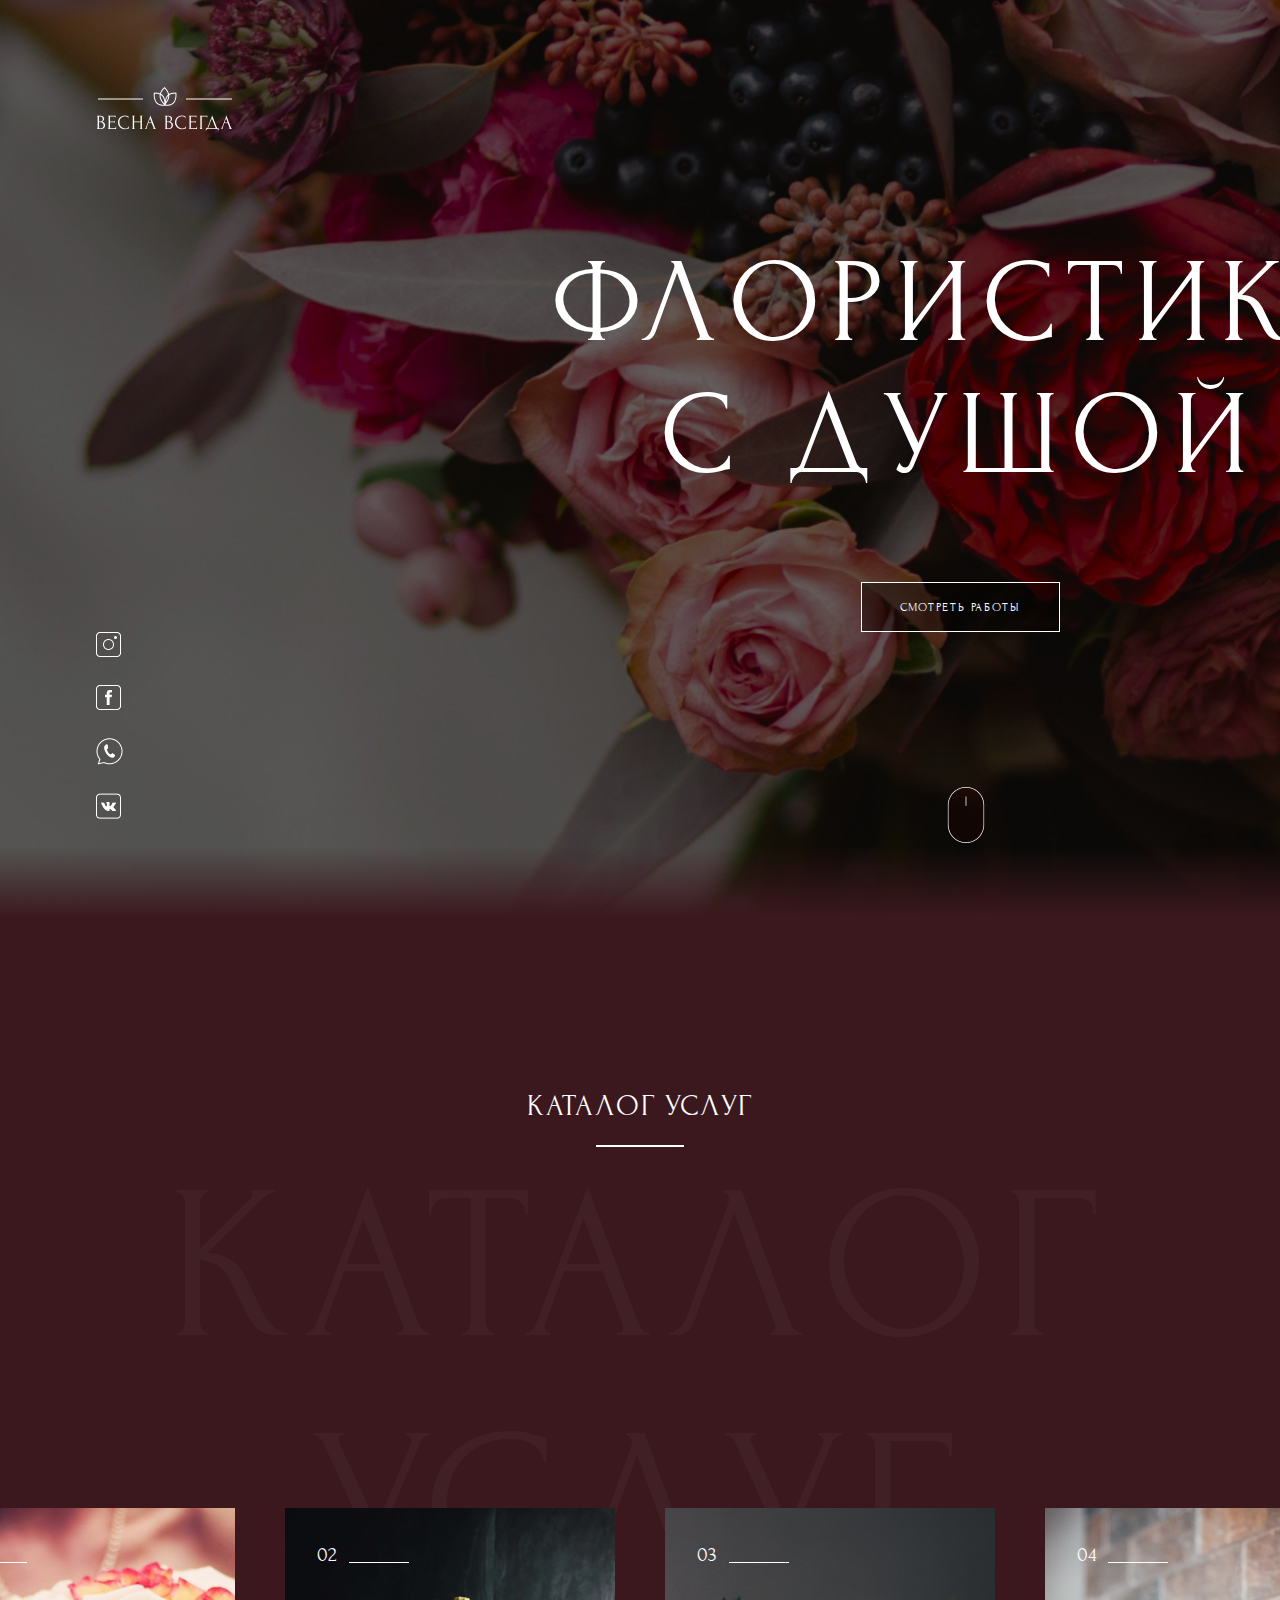
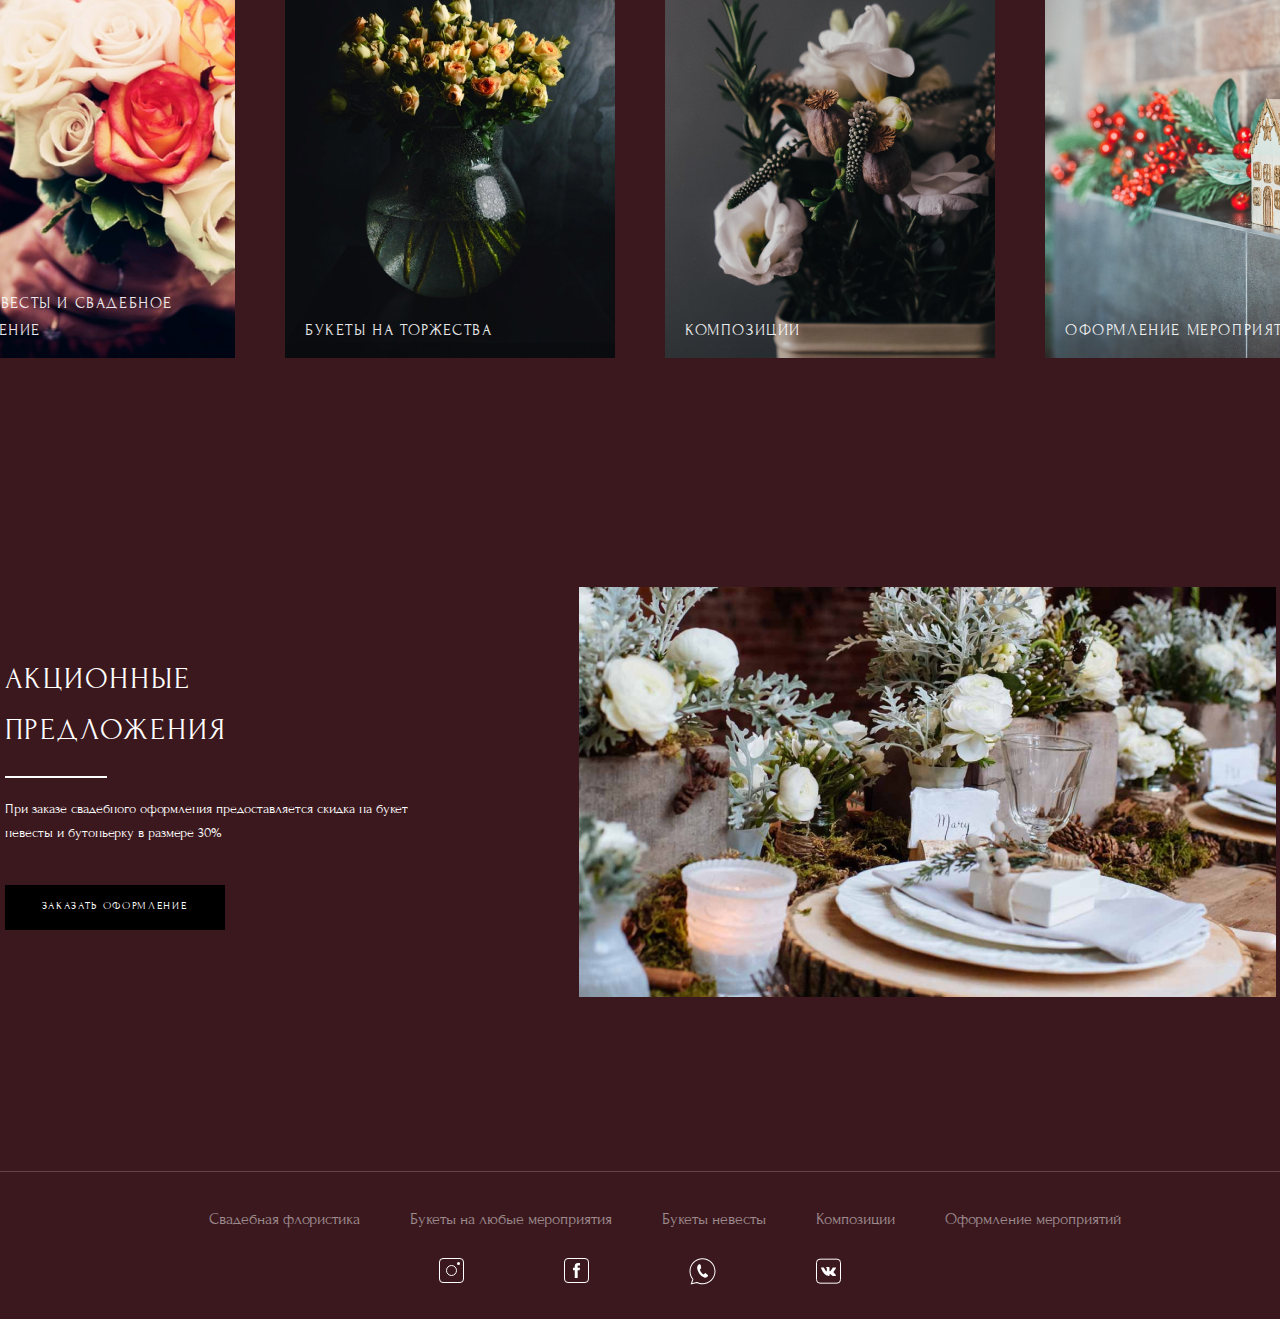
<file: index.html>
<!DOCTYPE html>
<html lang="ru">
  <head>
    <meta charset="UTF-8" />
    <meta name="viewport" content="width=device-width, initial-scale=1.0" />
    <meta http-equiv="X-UA-Compatible" content="ie=edge" />
    <title>Florist</title>
    <link rel="stylesheet" href="./css/style.css" />
  </head>
  <body>
    <div id="header_wrapper">
      <header id="header">
        <div id="logo">
          <a href="#"><img src="./img/logo.png" alt="logo" /></a>
        </div>
        <div id="menu">
          <a href="#"><img src="./img/menu.png" alt="menu" /></a>
        </div>
    </header>

      <div id="slider_text">ФЛОРИСТИКА С ДУШОЙ</div>
      <div id="watch-projects-wrapper">
        <a href="/second-page.html">
          <button id="watch_projects">Смотреть работы</button>
          <button id="watch">Смотреть</button>
        </a>
      </div>
      <div id="three_elements">
        <div id="social_buttonts">
          <div id="social_icon">
            <img src="./img/social/inst.png" alt="instagram" />
          </div>
          <div id="social_icon">
            <img src="./img/social/fb.png" alt="facebook" />
          </div>
          <div id="social_icon">
            <img src="./img/social/whatsapp.png" alt="whatsapp" />
          </div>
          <div id="social_icon">
            <img src="./img/social/vk.png" alt="vk" />
          </div>
        </div>
        <div id="centr_button">
          <img src="./img/slider-button.png" alt="slider-button" />
        </div>
        <div id="watch_catalog">смотреть каталог</div>
      </div>
      <div id="gradient"></div>
    </div>
    <div id="wrapper">
      <div id="catalog">
        <div id="service-catalog">каталог услуг</div>
        <p class="underline"></p>
        <div id="service-catalog-bg">каталог услуг</div>

        <div class="catalog-items-wrapper">
          <div class="catalog-item">
            <a href="/second-page.html">
              <div class="catalog-item-img">
                <img src="./img/main-page/catalog1.jpg" alt="" />
              </div>
              <div class="catalog-item-article mouse-off">
                <div class="item-article-header">
                  <p>01</p>
                  <p></p>
                </div>
                <div class="item-article-footer">
                  <p>букет невесты и свадебное оформление</p>
                </div>
              </div>
            </a>
          </div>

          <div class="catalog-item">
            <a href="/second-page.html">
              <div class="catalog-item-img">
                <img src="./img/main-page/catalog2.jpg" alt="" />
              </div>
              <div class="catalog-item-article mouse-off">
                <div class="item-article-header">
                  <p>02</p>
                  <p></p>
                </div>
                <div class="item-article-footer">
                  <p>букеты на торжества</p>
                </div>
              </div>
            </a>
          </div>
          <div class="catalog-item">
            <a href="/second-page.html">
              <div class="catalog-item-img">
                <img src="./img/main-page/catalog3.png" alt="" />
              </div>
              <div class="catalog-item-article mouse-off">
                <div class="item-article-header">
                  <p>03</p>
                  <p></p>
                </div>
                <div class="item-article-footer">
                  <p>композиции</p>
                </div>
              </div>
            </a>
          </div>
          <div class="catalog-item">
            <a href="./second-page.html">
              <div class="catalog-item-img">
                <img src="./img/main-page/catalog4.png" alt="" />
              </div>
              <div class="catalog-item-article mouse-off">
                <div class="item-article-header">
                  <p>04</p>
                  <p></p>
                </div>
                <div class="item-article-footer">
                  <p>оформление мероприятий</p>
                </div>
              </div>
            </a>
          </div>
        </div>

        <div class="special-offer">
          <div class="offer-wrapper">
            <div class="special-offer__article">
              <div class="offer-title">
                <p>акционные предложения</p>
                <p class="offer-line"></p>
              </div>
              <div class="offer-description">
                <p>
                  При заказе свадебного оформления предоставляется скидка на
                  букет невесты и бутоньерку в размере 30%
                </p>
              </div>
              <div class="offer-link">
                <a href="#"><p>заказать оформление</p></a>
              </div>
            </div>
            <div>
              <img src="./img/main-page/special-offer.jpg" alt="" />
            </div>
          </div>
        </div>

        <footer class="main-footer">
          <div class="main-footer-items">
            <div class="footer-item">
              <a href="#">
                <p>Cвадебная флористика</p>
              </a>
            </div>
            <div class="footer-item">
              <a href="/second-page.html">
                <p>Букеты на любые мероприятия</p>
              </a>
            </div>
            <div class="footer-item">
              <a href="/second-page.html">
                <p>Букеты невесты</p>
              </a>
            </div>
            <div class="footer-item">
              <a href="/second-page.html">
                <p>Композиции</p>
              </a>
            </div>
            <div class="footer-item">
              <a href="/second-page.html">
                <p>Оформление мероприятий</p>
              </a>
            </div>
          </div>
          <div class="main-footer-social">
            <div class="social-items flex">
              <div class="social-item">
                <img src="./img/footer/inst.svg" alt=""/>
              </div>
              <div class="social-item">
                <img src="./img/footer/fb.svg" alt=""/>
              </div>
              <div class="social-item">
                <img src="./img/footer/whatsapp.svg" alt=""/>
              </div>
              <div class="social-item">
                <img src="./img/footer/vk.svg" alt=""/>
              </div>
            </div>
          </div>
        </footer>
      </div>
    </div>
  </body>
</html>
</file>
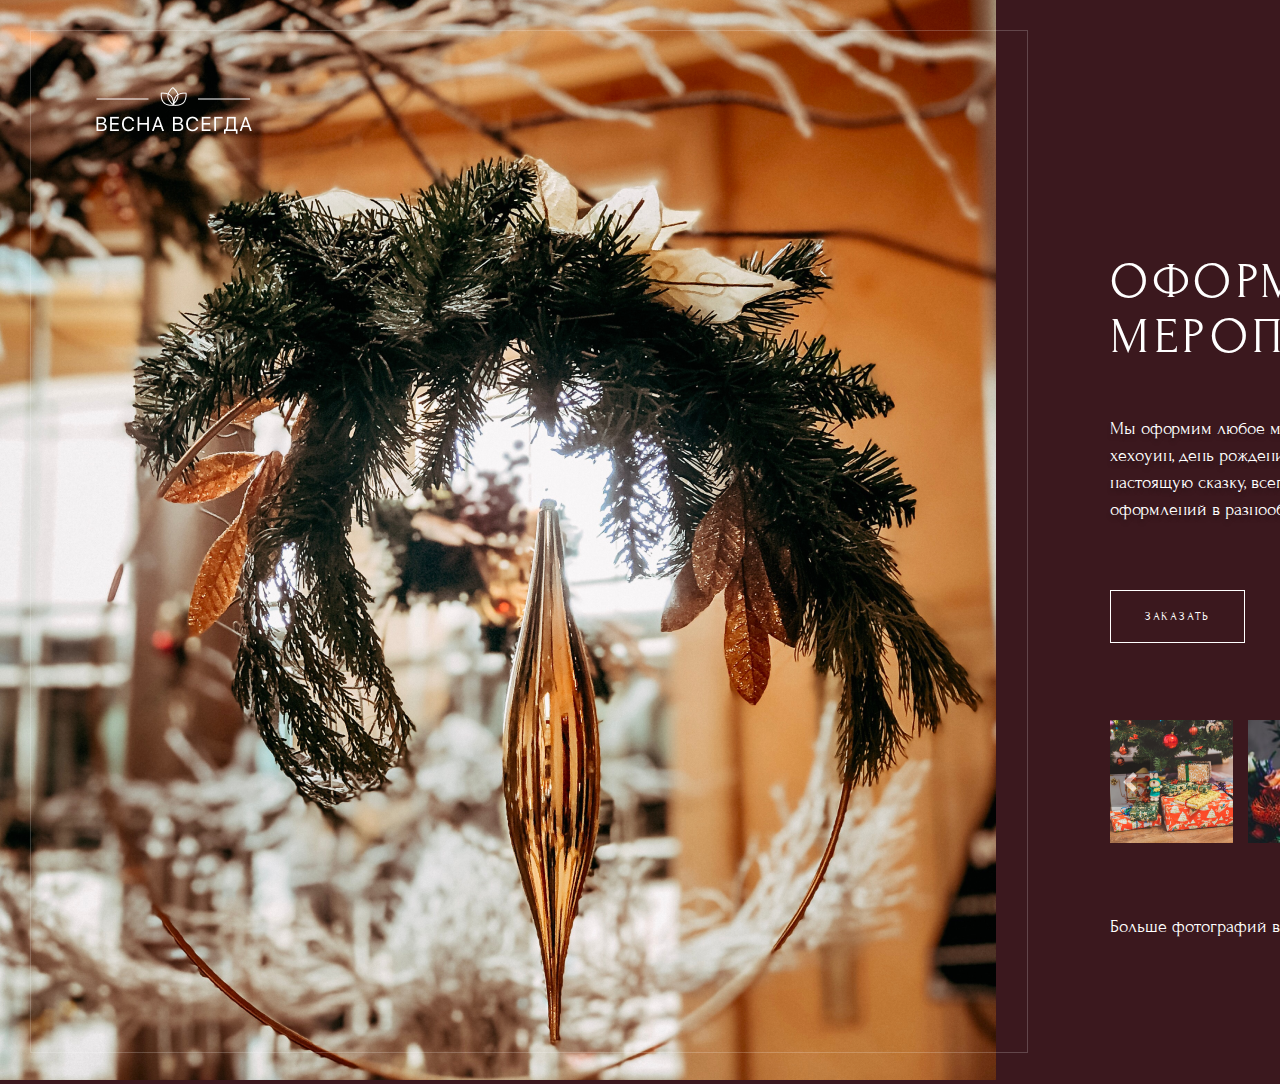
<file: second-page.html>
<!DOCTYPE html>
<html lang="ru">
  <head>
    <meta charset="UTF-8" />
    <meta name="viewport" content="width=device-width, initial-scale=1.0" />
    <meta http-equiv="X-UA-Compatible" content="ie=edge" />
    <title>Оформление мероприятий</title>
    <link rel="stylesheet" href="./css/style.css" />
    <link rel="stylesheet" href="./css/second-page.css" />
    <link rel="stylesheet" href="./css/slider.css" />    
  </head>
  <body>
    <div class="wrap-menu-page">
      <div class="photo">
        <div class="photo-logo">
          <a href="/index.html">
            <img src="./img/second-page/main-logo.png" alt="" />
          </a>
        </div>
        <div class="photo-img">
          <img src="./img/second-page/photo-second-page.png" alt="" />
        </div>
      </div>

      <div class="menu-page">
        <header class="menu-page-header">
          <div class="header-menu">
            <a href="#"
              ><img src="./img/second-page/menu-page-menu-btn.png" alt=""
            /></a>
          </div>
        </header>
        <div class="menu-page-article">
          <div class="menu-page-article-title">
            <p>оформление мероприятий</p>
          </div>
          <div class="menu-page-article-description">
            <p>
              Мы оформим любое мероприятие в выбранном вами стиле.
              Рождественские, хехоуин, день рождение или любое другое
              мероприятие могут превратиться в настоящую сказку, всего лишь
              благодаря оформлению. Полную коллекцию оформлений в разнообразных
              стилях вы можете посмотреть в нашем инстаграмме.
            </p>
          </div>
          <div class="menu-page-article-link">
            <a href="#">
              <p class="btn-order">ЗАКАЗАТЬ</p>
            </a>
          </div>
          <div class="menu-page-slider">
            <div class="slider">
              <div class="slider__wrapper">
                <div class="slider__item">
                  <div style="height: 123px;">
                    <img
                      src="./img/second-page/slider1.png"
                      alt=""
                    />
                  </div>
                </div>
                <div class="slider__item">
                  <div style="height: 123px;">
                    <img
                      src="./img/second-page/slider2.png"
                      alt=""
                    />
                  </div>
                </div>
                <div class="slider__item">
                  <div style="height: 123px;">
                    <img
                      src="./img/second-page/slider3.png"
                      alt=""
                    />
                  </div>
                </div>
                <div class="slider__item">
                  <div style="height: 123px;">
                    <img
                      src="./img/second-page/slider4.png"
                      alt=""
                    />
                  </div>
                </div>
                <div class="slider__item">
                  <div style="height: 123px;">
                    <img
                      src="./img/second-page/slider5.png"
                      alt=""
                    />
                  </div>
                </div>
              </div>
              <a
                class="slider__control slider__control_left"
                href="#"
                role="button"
              ></a>
              <a
                class="slider__control slider__control_right slider__control_show"
                href="#"
                role="button"
              ></a>
            </div>
          </div>
          <footer class="menu-page-footer">
            <div class="more-photo-insta">
              <p class="more-photo">Больше фотографий в профиле</p>
              <div class="social-insta">
                <img src="/img/second-page/inst.svg" alt="" />
              </div>
            </div>
          </footer>
        </div>
      </div>
      <script src="./js/slider.js"></script>
    </div>
  </body>
</html>
</file>
<file: css/style.css>
@font-face {
  font-family: "Forum";
  font-style: normal;
  font-weight: 400;
  src: url("../fonts/forum-v10-latin_cyrillic-regular.eot"); /* IE9 Compat Modes */
  src: local("Forum"),
    url("../fonts/forum-v10-latin_cyrillic-regular.eot?#iefix")
      format("embedded-opentype"),
    /* IE6-IE8 */ url("../fonts/forum-v10-latin_cyrillic-regular.woff2")
      format("woff2"),
    /* Super Modern Browsers */
      url("../fonts/forum-v10-latin_cyrillic-regular.woff") format("woff"),
    /* Modern Browsers */ url("../fonts/forum-v10-latin_cyrillic-regular.ttf")
      format("truetype"),
    /* Safari, Android, iOS */
      url("../fonts/forum-v10-latin_cyrillic-regular.svg#Forum") format("svg"); /* Legacy iOS */
}

body {
  font-family: "Forum";
  font-style: normal;
  font-size: 16px;
  font-weight: normal;
  line-height: 1, 2;
  color: #ffffff;
  background-color: #3b181e;
  max-width: 1920px;
  margin: 0 auto;
}

p {
  margin: 0;
}

#wrapper {
  max-width: 1815px;
  margin: 0 auto;
}

#header_wrapper {
  background-image: url(../img/bg.jpg);
  width: 1920px;
  height: 920px;
  margin: 0 auto;
  display: flex;
  flex-direction: column;
}
header {
  display: flex;
  justify-content: space-between;
}

#catalog {
  height: 900px;
  margin: 0 auto;
}

#logo {
  margin-left: 96px;
  padding-top: 87px;
}

#menu {
  margin-right: 90px;
  padding-top: 87px;
  align-content: space-between;
}

#menu :hover {
  -webkit-filter: invert(30%);
}

#slider_text {
  margin: 0 auto;
  margin-top: 100px;
  margin-bottom: 80px;
  font-size: 120px;
  line-height: 132px;
  text-align: center;
  letter-spacing: 0.09em;
  text-transform: uppercase;
  width: 818px;
  height: 264px;
}

#watch-projects-wrapper {
  margin: 0 auto;
}

#watch-projects-wrapper a {
  text-decoration: none;
}

#watch_projects {
  font-family: "Forum";
  font-style: normal;
  width: 199px;
  height: 50px;
  background: rgba(0, 0, 0, 0.4);
  border: 1px solid #ffffff;
  box-sizing: border-box;
  margin: 0 auto;
  font-size: 12px;
  line-height: 13px;
  text-align: center;
  letter-spacing: 0.15em;
  text-transform: uppercase;
  color: #ffffff;
}

#watch {
  display: none;
  font-family: "Forum";
  font-size: 12px;
  line-height: 13px;
  text-align: center;
  text-transform: uppercase;
  letter-spacing: 0.15em;
  color: #000000;
  background-color: white;
  border: 1px solid white;
  padding: 19px 22px;
  text-decoration: none;
}

#watch-projects-wrapper:hover #watch_projects {
  display: none;
}
#watch-projects-wrapper:hover #watch {
  display: block;
}

#three_elements {
  display: flex;
  justify-content: space-between;
  margin-left: 96px;
  margin-right: 90px;
}

#social_icon {
  margin-bottom: 24px;
}

#social_icon:hover {
  -webkit-filter: invert(100%);
}

#watch_catalog {
  writing-mode: tb-rl;
  font-size: 20px;
  line-height: 22px;
  letter-spacing: 0.06em;
}

#centr_button {
  align-self: flex-end;
}

#gradient {
  width: 1920px;
  height: 75px;
  background: linear-gradient(0deg, #3b181e 3.33%, rgba(59, 24, 30, 0) 100%);
}

#service-catalog {
  font-size: 30px;
  line-height: 33px;
  letter-spacing: 0.06em;
  text-transform: uppercase;
  margin-top: 170px;
  text-align: center;
  margin-bottom: 22px;
}

#service-catalog-bg {
  position: relative;
  font-size: 220px;
  line-height: 243px;
  text-align: center;
  letter-spacing: 0.06em;
  text-transform: uppercase;
  opacity: 0.03;
}

.underline {
  margin: 0 auto;
  border: 1px solid #ffffff;
  width: 85.5px;
}

.catalog-items-wrapper {
  position: relative;
  top: -125px;
  display: flex;
  justify-content: center;
}

.catalog-item {
  margin-left: 50px;
  position: relative;
}

.catalog-item a {
  text-decoration: none;
  color: #ffffff;
}

.catalog-item:first-child {
  margin-left: 0px;
}

.mouse-off {
  display: flex;
  flex-wrap: wrap;
  flex-direction: column;
  justify-content: space-between;
  height: 400px;
  position: absolute;
  top: 36px;
  left: 20px;
}

.item-article-header {
  display: flex;
}

.item-article-header p:first-child {
  font-size: 20px;
  line-height: 22px;
  margin-left: 12px;
}

.item-article-header p:last-child {
  align-self: flex-end;
  width: 60px;
  margin-bottom: 3px;
  margin-left: 12px;
  height: 1px;
  background-color: white;
}

.item-article-footer {
  align-self: flex-end;
}

.item-article-footer p {
  font-size: 16px;
  line-height: 170%;
  letter-spacing: 0.1em;
  text-transform: uppercase;
  color: #ffffff;
  opacity: 0.9;
}

.special-offer {
  padding-top: 100px;
  padding-bottom: 170px;
}

.offer-wrapper {
  display: flex;
  justify-content: center;
}

.special-offer__article {
  display: flex;
  width: 410px;
  max-height: 410px;
  height: 500px;
  justify-content: center;
  margin-right: 164px;
  flex-direction: column;
}

.offer-title p {
  font-style: normal;
  font-weight: normal;
  font-size: 30px;
  line-height: 170%;
  letter-spacing: 0.06em;
  text-transform: uppercase;
  color: #ffffff;
}

.offer-line {
  margin-top: 20px;
  margin-bottom: 20px;
  border: 1px solid #ffffff;
  width: 100px;
}

.offer-description p {
  font-size: 14px;
  line-height: 170%;
}

.offer-link {
  font-size: 11px;
  line-height: 12px;
  letter-spacing: 0.15em;
  width: 220px;
  height: 30px;
  background: #010001;
  margin-top: 40px;
  text-align: center;
  padding-top: 15px;
  text-transform: uppercase;
}

.offer-link a {
  text-decoration: none;
  color: white;
}

.offer-link:hover {
  background-color: white;
}

.offer-link a:hover {
  color: #000000;
}

.main-footer {
  background-color: #3b181e;
  height: 120px;
  max-width: 1920px;
  max-height: 120px;
  width: 100%;
  padding-top: 20px;
  border-top: 1px solid rgba(255, 255, 255, 0.2);
}

.main-footer-items {
  justify-content: center;
  display: flex;
}

.footer-item {
  margin-left: 50px;
}

.footer-item a {
  text-decoration: none;
  margin-left: 50px;
}

.footer-item p {
  text-transform: none;
  font-size: 16px;
  line-height: 18px;
  color: rgba(255, 255, 255, 0.5);
}

.footer-item p:hover {
  color: white;
}

.main-footer-social {
  justify-content: center;
  display: flex;
}

.social-items {
  justify-content: center;
  display: flex;
}

.social-item {
  margin: 30px 50px;
}

.social-item:hover {
  -webkit-filter: invert(100%);
}
</file>
<file: css/second-page.css>
.wrap-menu-page {
    display: flex;
    max-width: 1920px;
    width: 100%;
    flex-direction: row;
    flex-wrap: nowrap;
  }
  
  .menu-page {
    display: flex;
    max-width: 924px;
    min-width: 750px;
    width: 100%;
    height: 1081px;
    flex-shrink: 10;
    flex-direction: column;
  }
  
  .photo {
    width: 996px;
    height: 1081px;
    position: relative;
  }
  
  .photo-logo {
    z-index: 3;
    position: absolute;
    left: 95px;
    top: 87px;
    content: "";
  }
  
  .photo-img:after {
    position: absolute;
    top: 30px;
    left: 30px;
    content: "";
    width: 996px;
    height: 1021px;
    border: 1px solid rgba(255, 255, 255, 0.2);
  }
  .menu-page-header {
    align-self: flex-end;
    margin-right: 85px;
    margin-top: 75px;
  }
  
  .menu-page-article {
    width: 465px;
    height: 110px;
    margin-left: 114px;
  }
  .menu-page-article-title {
    margin-top: 100px;
  }
  .menu-page-article-title p {
    font-size: 50px;
    line-height: 55px;
    letter-spacing: 0.09em;
    text-transform: uppercase;
  }
  
  .menu-page-article-description {
    width: 635px;
    height: 110px;
    margin-top: 50px;
  }
  .menu-page-article-description p {
    text-transform: initial;
    font-family: Forum;
    font-style: normal;
    font-weight: normal;
    font-size: 18px;
    line-height: 150%;
    color: #ffffff;
    text-shadow: 0px 4px 4px rgba(0, 0, 0, 0.25);
  }
  
  .menu-page-article-link {
    width: 135px;
    height: 50px;
    margin-top: 65px;
  }
  
  .menu-page-article-link a {
    text-decoration: none;
  }
  
  .btn-order {
    font-size: 12px;
    line-height: 13px;
    text-align: center;
    letter-spacing: 0.15em;
    color: #ffffff;
    border: 1px solid white;
    padding: 19px 30px;
  }
  
  .btn-order:hover {
    background-color: white;
    color: #000000;
  }
  
  .menu-page-slider {
    width: 552px;
    height: 123px;
    margin-top: 80px;
  }
  
   
  .menu-page-footer {
    margin-top: 70px;
    margin-right: 95px;
  }
  
  .more-photo-insta {
    display: flex;
  }
  
  .more-photo-insta p {
    text-transform: initial;
    font-size: 18px;
    line-height: 150%;
    margin-right: 30px;
  }
  
  .social-insta {
    background-color: #3b181e;
    width: 30px;
    height: 30px;
  }
  .social-insta:hover {
    -webkit-filter: invert(100%);
  }
</file>
<file: css/slider.css>
/* Слайдер */
  
.slider {
    position: relative;
    overflow: hidden;
  }
  
  .slider__wrapper {
    display: flex;
    transition: transform 0.6s ease;
  }
  
  .slider__item {
    flex: 0 0 25%;
    max-width: 50%;
    flex-direction: row;
  }
  
  .slider__item div {
    display: flex;
  }
  
  .slider__control {
    position: absolute;
    top: 50%;
    display: flex;
    align-items: center;
    justify-content: center;
    width: 40px;
    color: #fff;
    text-align: center;
    opacity: 0.5;
    height: 50px;
    transform: translateY(-50%);
    background: rgba(0, 0, 0, 0.5);
  }
  
  .slider__control:hover,
  .slider__control:focus {
    color: #fff;
    text-decoration: none;
    outline: 0;
    opacity: 0.9;
  }
  
  .slider__control_left {
    left: 0;
  }
  
  .slider__control_right {
    right: 0;
  }
  
  .slider__control::before {
    content: "";
    display: inline-block;
    width: 20px;
    height: 20px;
    background: transparent no-repeat center center;
    background-size: 100% 100%;
  }
  
  .slider__control_left::before {
    background-image: url("data:image/svg+xml;charset=utf8,%3Csvg xmlns='http://www.w3.org/2000/svg' fill='%23fff' viewBox='0 0 8 8'%3E%3Cpath d='M5.25 0l-4 4 4 4 1.5-1.5-2.5-2.5 2.5-2.5-1.5-1.5z'/%3E%3C/svg%3E");
  }
  
  .slider__control_right::before {
    background-image: url("data:image/svg+xml;charset=utf8,%3Csvg xmlns='http://www.w3.org/2000/svg' fill='%23fff' viewBox='0 0 8 8'%3E%3Cpath d='M2.75 0l-1.5 1.5 2.5 2.5-2.5 2.5 1.5 1.5 4-4-4-4z'/%3E%3C/svg%3E");
  }
  
  .slider__item > div {
    line-height: 250px;
    font-size: 100px;
    text-align: center;
  }
</file>
